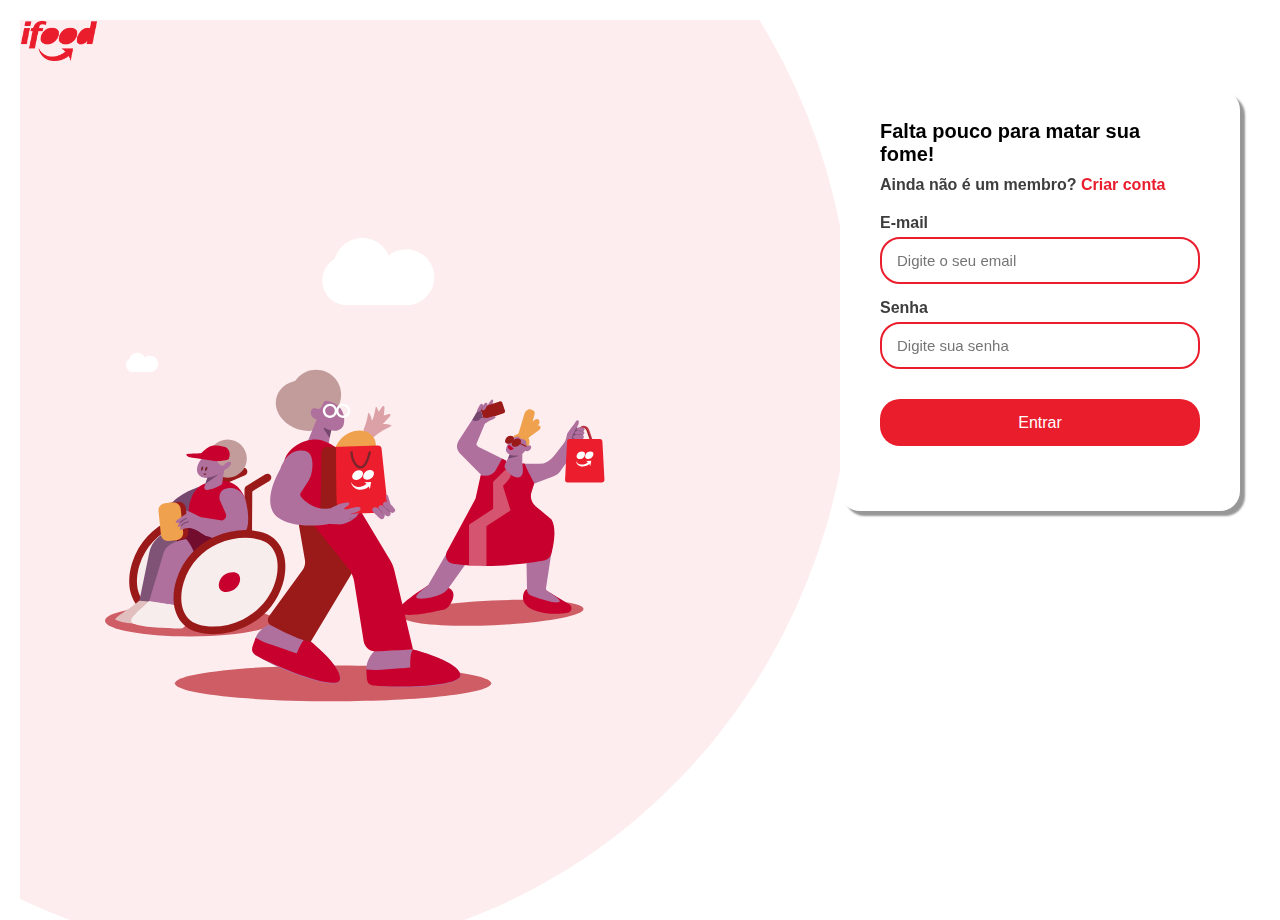
<file: Desktop/ifoooood/index.html>
<!DOCTYPE html>
<html lang="en">

<head>
    <meta charset="UTF-8">
    <meta name="viewport" content="width=device-width, initial-scale=1.0">
    <link rel="shortcut icon" href="assets/apple-icon-60x60.png" type="image/x-icon">
    <title>Ifood</title>
    <link rel="stylesheet" href="styleIndex.css">
</head>

<body>
    <header class="header-transparente">
        <img src="assets/ifood-43 - Copia.png" alt="Logo do Ifood" class="logo" />
    </header>

    <div class="form-box">
        <h2>Falta pouco para matar sua fome!</h2>
        <p>Ainda não é um membro? <a href="criarConta.html"> Criar conta </a> </p>
        <form action="mainPage.html">

            <div class="input-group">
                <label for="email">E-mail</label>
                <input type="email" id="email" placeholder="Digite o seu email" required>
            </div>

            <div class="input-group w50">
                <label for="senha">Senha</label>
                <input type="password" id="senha" placeholder="Digite sua senha" required>
            </div>

            <div class="input-group">
                <button>Entrar</button>
            </div>

        </form>
    </div>

    <div class="authentication authentication--landing">
        <div class="authentication__wrapper">
            <div class="authentication__illustration">
                <div><svg xmlns="http://www.w3.org/2000/svg" width="584" height="542" viewBox="0 0 584 542" fill="none"
                        class="injected-svg" data-src="/static/images/illustrations/people-buying.svg"
                        xmlns:xlink="http://www.w3.org/1999/xlink">
                        <path
                            d="M454.059 452.228C512.31 449.75 559.257 441.277 558.917 433.303C558.578 425.33 511.082 420.875 452.831 423.353C394.58 425.832 347.634 434.305 347.973 442.278C348.312 450.252 395.809 454.706 454.059 452.228Z"
                            fill="#BB202B" fill-opacity="0.7"></path>
                        <path fill-rule="evenodd" clip-rule="evenodd"
                            d="M488.901 228.395C488.901 228.395 476.993 227.726 476.725 233.747C476.725 233.747 485.556 230.535 489.436 234.014L488.901 228.395Z"
                            fill="#EFA14D"></path>
                        <path
                            d="M514.59 411.298L542.153 427.755C546.435 430.297 545.364 436.854 540.414 437.79C523.823 441.001 495.457 438.191 489.436 425.481C486.091 418.389 490.239 410.361 492.781 410.361L514.59 411.298Z"
                            fill="#C8002D"></path>
                        <path
                            d="M377.179 405.812C377.179 405.812 333.56 433.107 343.06 438.058C355.503 444.48 392.833 434.579 392.833 434.579L393.904 434.445C397.249 434.044 400.192 432.304 402.065 429.628C406.748 422.938 412.903 410.361 395.777 406.749L377.179 405.812Z"
                            fill="#C8002D"></path>
                        <path
                            d="M516.865 412.636C515.527 411.833 514.858 410.361 515.126 408.89L524.625 346.272C525.562 338.779 519.273 342.124 514.858 335.969L495.19 306.667C491.309 301.181 489.57 293.287 484.084 297.167L480.07 300.111L439.262 299.041L377.179 405.812C377.179 405.812 356.306 420.262 366.208 421.199C373.7 422.002 387.883 419.058 394.974 414.777C397.249 413.439 399.256 411.565 400.861 409.425L433.508 363.933C434.445 362.595 435.515 361.391 436.72 360.187L472.444 324.998C473.38 323.526 473.782 317.371 474.852 318.709L489.57 339.18C491.309 341.722 492.112 344.8 491.711 347.877L492.915 411.164C492.915 413.974 494.788 416.516 497.464 417.586C505.225 420.53 521.414 426.283 528.773 425.614C536.667 424.812 522.618 415.981 516.865 412.636Z"
                            fill="#AF709E"></path>
                        <path
                            d="M569.047 238.162L564.364 224.515C563.294 221.437 560.751 219.43 558.075 219.832C556.47 220.099 554.998 221.17 554.195 222.775C553.392 224.381 553.125 226.522 553.526 228.529L555.266 228.127C554.998 226.655 555.132 225.184 555.801 223.979C556.336 222.775 557.406 222.106 558.343 221.972C560.082 221.705 561.822 223.043 562.625 225.317L567.308 238.965C567.441 239.366 567.843 239.634 568.244 239.634C568.378 239.634 568.378 239.634 568.512 239.5C569.047 239.232 569.181 238.697 569.047 238.162Z"
                            fill="#9A1919"></path>
                        <path fill-rule="evenodd" clip-rule="evenodd"
                            d="M551.653 232.676C553.66 228.796 552.188 224.381 552.188 223.31C552.188 221.972 551.653 223.712 551.251 221.972C551.251 220.902 552.456 219.029 552.857 217.958C554.998 212.339 551.251 211.268 549.512 215.015C547.906 218.226 540.28 226.388 539.477 230L538.54 234.282C538.005 236.423 537.069 238.43 535.731 240.169L524.358 254.619C521.013 258.901 516.33 262.112 511.112 263.584H483.281L486.359 292.484L524.09 278.302C527.301 277.098 529.977 274.957 531.984 272.147L557.54 236.289L551.653 232.676Z"
                            fill="#AF709E"></path>
                        <path fill-rule="evenodd" clip-rule="evenodd"
                            d="M550.984 221.437C549.245 224.113 547.505 227.726 546.167 230.669C544.026 235.352 547.907 243.514 549.78 243.246C549.78 243.246 557.808 236.289 558.744 233.078C558.477 227.86 550.984 224.247 550.984 221.437Z"
                            fill="#77486F"></path>
                        <path
                            d="M570.251 237.895L565.568 224.247C564.498 221.17 561.955 219.163 559.279 219.564C557.674 219.832 556.202 220.902 555.399 222.508C554.596 224.113 554.329 226.254 554.73 228.261L556.47 227.86C556.202 226.388 556.336 224.916 557.005 223.712C557.54 222.508 558.61 221.839 559.547 221.705C561.286 221.437 563.026 222.775 563.829 225.05L568.512 238.697C568.645 239.099 569.047 239.366 569.448 239.366C569.582 239.366 569.582 239.366 569.716 239.232C570.251 238.965 570.385 238.296 570.251 237.895Z"
                            fill="#C13547"></path>
                        <path
                            d="M555.935 223.444L551.252 237.092C551.118 237.493 550.716 237.761 550.315 237.761C550.181 237.761 550.181 237.761 550.047 237.627C549.646 237.359 549.378 236.824 549.646 236.289L554.329 222.641"
                            fill="#9A1919"></path>
                        <path
                            d="M559.413 221.571C557.674 221.303 555.935 222.641 555.132 224.916L550.449 238.563C550.315 238.965 549.914 239.232 549.512 239.232C549.378 239.232 549.378 239.232 549.245 239.099C548.843 238.831 548.576 238.296 548.843 237.761L553.526 224.113C554.597 221.036 557.139 219.029 559.815 219.43"
                            fill="#C13547"></path>
                        <path fill-rule="evenodd" clip-rule="evenodd"
                            d="M558.075 229.867C558.878 230.402 560.35 233.613 557.808 234.55C556.068 235.085 549.111 234.817 549.111 234.817C549.111 234.817 545.9 234.817 546.836 232.007C547.639 229.733 551.787 229.867 551.787 229.867L556.871 230"
                            fill="#AF709E"></path>
                        <path fill-rule="evenodd" clip-rule="evenodd"
                            d="M550.315 229.733C550.315 229.733 558.075 230.536 559.28 229.198C560.082 228.261 560.082 226.522 559.012 225.986C557.406 225.184 552.188 225.05 552.188 225.05H552.322C550.984 225.05 549.646 225.585 548.977 226.388C548.174 227.324 548.174 228.662 550.315 229.733Z"
                            fill="#AF709E"></path>
                        <path fill-rule="evenodd" clip-rule="evenodd"
                            d="M552.456 225.05C552.456 225.05 557.406 226.655 558.878 225.719C559.948 225.05 560.35 222.909 559.547 222.106C558.343 220.902 554.864 221.036 553.125 221.036C551.92 221.17 548.843 223.578 552.456 225.05Z"
                            fill="#AF709E"></path>
                        <path fill-rule="evenodd" clip-rule="evenodd"
                            d="M558.443 229.854C558.45 229.984 558.351 230.094 558.221 230.101C556.942 230.168 554.962 230.168 553.306 230.151C552.478 230.143 551.728 230.13 551.186 230.12C550.915 230.115 550.696 230.11 550.545 230.107L550.37 230.103L550.31 230.101L550.315 229.867L550.321 229.632L550.381 229.634L550.555 229.638C550.706 229.641 550.925 229.646 551.195 229.651C551.736 229.661 552.484 229.674 553.311 229.682C554.967 229.699 556.934 229.699 558.197 229.632C558.326 229.625 558.437 229.725 558.443 229.854ZM550.08 229.861C550.084 229.731 550.191 229.629 550.321 229.632L550.315 229.867L550.31 230.101C550.181 230.098 550.077 229.99 550.08 229.861Z"
                            fill="#89567E"></path>
                        <path fill-rule="evenodd" clip-rule="evenodd"
                            d="M551.424 224.863C551.454 224.736 551.58 224.658 551.706 224.687L551.653 224.916L551.6 225.144C551.473 225.115 551.395 224.989 551.424 224.863ZM551.653 224.916L551.6 225.144L551.603 225.145L551.612 225.147L551.647 225.155C551.677 225.162 551.722 225.172 551.781 225.185C551.897 225.211 552.067 225.248 552.281 225.292C552.707 225.38 553.308 225.498 554.006 225.616C555.398 225.85 557.186 226.087 558.744 226.087C558.874 226.087 558.979 225.982 558.979 225.853C558.979 225.723 558.874 225.618 558.744 225.618C557.225 225.618 555.468 225.386 554.084 225.153C553.393 225.036 552.798 224.92 552.376 224.833C552.165 224.789 551.997 224.753 551.882 224.727C551.825 224.714 551.78 224.704 551.751 224.698L551.717 224.69L551.709 224.688L551.706 224.687L551.653 224.916Z"
                            fill="#89567E"></path>
                        <path fill-rule="evenodd" clip-rule="evenodd"
                            d="M580.42 285.527H540.146C538.54 285.527 537.336 284.323 537.336 282.717L539.745 237.493C539.745 235.887 540.949 234.683 542.554 234.683H578.145C579.75 234.683 580.955 235.887 580.955 237.493L583.363 282.717C583.229 284.189 582.025 285.527 580.42 285.527Z"
                            fill="#EC1D2C"></path>
                        <path fill-rule="evenodd" clip-rule="evenodd"
                            d="M510.978 263.45C494.788 268.133 465.888 263.985 450.367 254.218C440.064 262.246 440.466 277.9 433.241 304.259C430.832 312.822 472.444 314.16 494.922 309.209C497.866 289.675 507.231 276.027 510.978 263.45Z"
                            fill="#AF709E"></path>
                        <path fill-rule="evenodd" clip-rule="evenodd"
                            d="M450.902 197.487C450.902 197.353 451.839 195.213 452.642 193.473C454.782 188.255 452.24 186.382 448.895 192.135L444.881 198.825"
                            fill="#AF709E"></path>
                        <path fill-rule="evenodd" clip-rule="evenodd"
                            d="M441.135 197.487C438.86 198.156 438.325 199.628 438.86 200.966L441.938 210.6C442.339 211.938 443.677 212.071 445.015 211.67L465.62 204.846C466.958 204.445 467.627 202.973 467.092 201.635L464.148 192.67C463.747 191.332 462.275 190.53 460.937 190.931L441.135 197.487Z"
                            fill="#9A1919"></path>
                        <path fill-rule="evenodd" clip-rule="evenodd"
                            d="M438.325 211.001C441.67 209.128 445.55 210.198 446.487 210.198C448.628 210.064 452.642 208.593 453.98 208.325C455.184 208.057 456.522 208.593 456.12 209.663C455.853 210.6 451.437 212.473 448.092 214.078C446.621 214.881 443.945 216.487 443.276 217.959L434.311 239.366C433.508 240.972 433.508 240.972 435.917 243.782L468.43 259.971C470.035 260.373 460.937 282.316 441.804 279.238L416.382 253.549C411.432 248.866 408.22 242.711 414.91 233.881L434.445 203.91L438.325 211.001Z"
                            fill="#AF709E"></path>
                        <path fill-rule="evenodd" clip-rule="evenodd"
                            d="M441.67 209.931C440.867 210.332 437.924 211.135 436.72 212.473C434.98 214.48 429.093 213.543 428.959 212.606L437.79 197.22L441.67 209.931Z"
                            fill="#77486F"></path>
                        <path fill-rule="evenodd" clip-rule="evenodd"
                            d="M441.67 195.748C441.536 194.811 440.064 192.135 438.057 194.677C437.121 195.882 434.98 200.297 434.98 200.297C434.98 200.297 433.91 202.839 436.318 203.107C438.325 203.24 439.797 199.896 439.797 199.896L441.67 195.748Z"
                            fill="#AF709E"></path>
                        <path fill-rule="evenodd" clip-rule="evenodd"
                            d="M440.065 198.825C440.065 198.825 443.008 192.67 444.48 192.403C445.55 192.269 446.888 193.072 446.888 194.008C446.888 195.614 444.48 199.494 444.48 199.494V199.36C443.945 200.297 442.874 201.1 441.938 201.234C441.001 201.501 439.931 200.966 440.065 198.825Z"
                            fill="#AF709E"></path>
                        <path fill-rule="evenodd" clip-rule="evenodd"
                            d="M441.766 195.567C441.866 195.62 441.904 195.744 441.851 195.844C441.321 196.838 440.89 197.866 440.59 198.648C440.441 199.038 440.325 199.366 440.246 199.596C440.206 199.711 440.176 199.802 440.156 199.863L440.134 199.933L440.128 199.951L440.127 199.955L440.126 199.957L439.931 199.896M439.931 199.896L439.735 199.834L439.735 199.833L439.737 199.828L439.743 199.809L439.767 199.736C439.787 199.673 439.818 199.58 439.858 199.463C439.938 199.229 440.056 198.897 440.207 198.501C440.51 197.71 440.948 196.665 441.489 195.651C441.542 195.551 441.667 195.514 441.766 195.567"
                            fill="#89567E"></path>
                        <path fill-rule="evenodd" clip-rule="evenodd"
                            d="M521.281 328.61L502.95 313.223C498.133 309.209 496.26 302.787 498.133 296.9L501.345 286.597L498 280.041H498.133L494.655 273.752L489.972 263.45H487.162C487.162 263.45 491.577 280.71 481.409 279.64C471.775 278.569 466.022 267.732 466.691 265.992L469.099 260.506L463.747 257.964L455.987 271.879C448.895 281.111 438.86 276.83 438.86 276.83L432.84 304.392L399.39 366.074C396.179 372.095 399.791 379.454 406.481 380.39C449.564 386.813 496.126 379.721 512.985 376.644C517.133 375.841 520.478 372.764 521.414 368.616C524.224 358.046 527.703 337.976 521.281 328.61Z"
                            fill="#C8002D"></path>
                        <path fill-rule="evenodd" clip-rule="evenodd"
                            d="M488.5 233.747C486.626 232.275 486.225 229.465 487.831 227.592C487.831 227.592 501.344 208.994 505.893 211.804C509.238 214.48 506.562 218.092 505.091 219.965L494.788 233.078C493.183 234.951 490.373 235.352 488.5 233.747Z"
                            fill="#EFA14D"></path>
                        <path fill-rule="evenodd" clip-rule="evenodd"
                            d="M487.429 232.275C486.359 230.134 487.296 227.458 489.436 226.388L503.218 219.564C508.168 217.423 511.781 221.17 505.492 225.451L493.317 234.282C491.042 235.352 488.5 234.416 487.429 232.275Z"
                            fill="#EFA14D"></path>
                        <path fill-rule="evenodd" clip-rule="evenodd"
                            d="M474.183 249L468.296 262.514C467.895 263.316 467.359 265.725 468.162 265.992C472.578 267.598 486.225 273.351 487.295 271.077L487.429 250.07"
                            fill="#AF709E"></path>
                        <path fill-rule="evenodd" clip-rule="evenodd"
                            d="M479.803 255.021C488.232 254.887 494.922 244.584 494.788 238.43C494.788 234.014 490.373 232.944 486.359 232.141C475.521 229.867 468.296 241.908 468.296 247.528C468.43 251.81 475.789 255.021 479.803 255.021Z"
                            fill="#AF709E"></path>
                        <path fill-rule="evenodd" clip-rule="evenodd"
                            d="M493.049 249C495.858 249 497.865 246.324 497.865 244.183C497.865 242.711 496.394 242.042 494.922 242.042C491.844 242.042 490.105 244.852 490.105 246.859C490.105 248.465 491.577 249.134 493.049 249Z"
                            fill="#AF709E"></path>
                        <path fill-rule="evenodd" clip-rule="evenodd"
                            d="M487.295 235.085C485.021 234.282 481.944 231.472 482.746 229.198L490.105 204.846C490.908 202.572 493.985 198.691 497.866 200.297C503.485 202.705 502.013 205.248 501.211 207.656L494.654 233.078C492.246 235.62 487.295 235.085 487.295 235.085Z"
                            fill="#EFA14D"></path>
                        <path fill-rule="evenodd" clip-rule="evenodd"
                            d="M472.845 252.88C474.585 254.352 477.796 253.95 481.81 254.084C482.211 254.084 482.345 254.753 481.944 254.887L471.507 257.563C471.24 257.697 470.972 257.295 471.106 257.028L472.578 253.147C472.444 253.014 472.711 252.88 472.845 252.88Z"
                            fill="#77486F"></path>
                        <path fill-rule="evenodd" clip-rule="evenodd"
                            d="M486.894 234.014C486.894 234.014 494.521 236.289 491.845 243.38C491.845 243.38 492.514 242.176 495.056 242.176C495.056 242.176 497.732 236.556 493.183 232.275L486.894 234.014Z"
                            fill="#EFA14D"></path>
                        <path fill-rule="evenodd" clip-rule="evenodd"
                            d="M475.981 237.044C476.082 236.707 476.436 236.515 476.773 236.615L481.724 238.087C481.753 238.096 481.781 238.106 481.809 238.119L491.977 242.802C492.297 242.949 492.436 243.327 492.289 243.647C492.142 243.966 491.764 244.106 491.445 243.959L481.317 239.295L476.41 237.836C476.073 237.736 475.881 237.381 475.981 237.044Z"
                            fill="#9A1919"></path>
                        <path fill-rule="evenodd" clip-rule="evenodd"
                            d="M471.24 240.303C475.12 240.303 477.662 236.824 477.662 233.881C477.662 231.874 475.655 230.937 473.782 230.937C469.634 230.937 467.359 234.817 467.359 237.359C467.359 239.5 469.366 240.303 471.24 240.303Z"
                            fill="#9A1919"></path>
                        <path fill-rule="evenodd" clip-rule="evenodd"
                            d="M479.134 243.915C483.282 243.915 485.958 240.169 485.958 237.225C485.958 235.085 483.817 234.148 481.81 234.148C477.394 234.148 474.986 238.162 474.986 240.838C475.12 242.979 477.261 243.915 479.134 243.915Z"
                            fill="#9A1919"></path>
                        <path fill-rule="evenodd" clip-rule="evenodd"
                            d="M477.662 246.056C477.662 246.056 475.521 243.782 473.514 242.577C470.705 240.838 470.303 244.317 470.303 244.317C470.303 244.317 470.303 244.317 470.437 244.317C470.705 245.12 472.578 250.07 477.395 246.19C477.528 246.19 477.662 246.056 477.662 246.056Z"
                            fill="#C8002D"></path>
                        <path fill-rule="evenodd" clip-rule="evenodd"
                            d="M554.596 258.232C558.209 258.232 560.751 254.887 560.617 252.211C560.617 250.338 558.744 249.401 556.871 249.535C552.857 249.535 550.716 253.147 550.85 255.556C550.984 257.429 552.857 258.232 554.596 258.232ZM570.518 252.077C570.518 254.753 568.11 258.098 564.497 258.098C562.758 258.098 560.885 257.295 560.751 255.422C560.751 253.014 562.892 249.401 566.772 249.401C568.645 249.267 570.518 250.07 570.518 252.077ZM557.54 266.929C560.751 267.063 563.695 266.126 565.835 264.119L566.772 266.661L567.976 260.239L561.955 260.373L564.096 261.844C562.357 263.584 559.012 264.922 556.202 264.654C553.392 264.387 551.117 262.647 550.181 260.64H550.047C550.582 263.718 553.392 266.795 557.54 266.929Z"
                            fill="white"></path>
                        <path opacity="0.42" fill-rule="evenodd" clip-rule="evenodd"
                            d="M425.213 380.792V335.835C425.213 335.3 425.48 334.765 425.882 334.497L452.642 316.97C453.043 316.702 453.311 316.167 453.311 315.632V285.527C453.311 285.126 453.444 284.724 453.712 284.457L466.824 271.478C467.493 270.809 468.564 270.943 469.233 271.612C470.035 272.816 471.507 274.555 473.38 276.027C473.916 276.429 474.183 277.098 473.916 277.633C472.979 281.245 467.359 286.865 465.486 288.872C465.085 289.273 464.951 289.942 465.085 290.477L473.38 317.103C473.648 317.772 473.38 318.441 472.711 318.843L446.219 336.237C445.818 336.504 445.55 337.04 445.55 337.575V382.264C445.55 383.2 444.747 383.869 443.811 383.869L426.551 382.397C425.882 382.397 425.213 381.595 425.213 380.792Z"
                            fill="#E6C7CB"></path>
                        <path
                            d="M98.8774 465.486C153.486 465.486 197.755 457.28 197.755 447.156C197.755 437.032 153.486 428.825 98.8774 428.825C44.2689 428.825 0 437.032 0 447.156C0 457.28 44.2689 465.486 98.8774 465.486Z"
                            fill="#BB202B" fill-opacity="0.7"></path>
                        <path fill-rule="evenodd" clip-rule="evenodd"
                            d="M151.327 383.735C137.545 428.023 88.441 446.219 55.9279 436.184C32.3793 428.826 29.1681 403.002 35.8581 381.327C50.9773 333.025 101.955 319.779 131.257 328.878C154.671 336.103 158.016 362.327 151.327 383.735Z"
                            fill="#F8EDED"></path>
                        <path fill-rule="evenodd" clip-rule="evenodd"
                            d="M80.0891 337.7C62.8215 345.45 47.3003 359.907 40.1729 382.668C37.0119 392.915 36.2937 403.857 38.8949 412.872C41.4386 421.687 47.1263 428.697 57.268 431.869C72.2637 436.495 91.4772 434.675 108.667 426.271C125.78 417.905 140.543 403.182 147.012 382.393L147.014 382.388C150.166 372.301 150.862 361.322 148.24 352.242C145.671 343.346 139.968 336.294 129.925 333.195L129.917 333.193C116.425 329.004 97.4896 329.89 80.0891 337.7ZM132.593 324.561C116.783 319.654 95.5808 320.842 76.3889 329.455C57.0647 338.128 39.5392 354.442 31.5461 379.977L31.5461 379.977L31.5408 379.994C28.0141 391.421 26.9941 404.224 30.2124 415.377C33.4883 426.73 41.1782 436.309 54.5803 440.497L54.5955 440.502C72.1119 445.908 93.7035 443.646 112.636 434.39C131.648 425.095 148.326 408.578 155.639 385.083C159.177 373.762 160.154 360.925 156.922 349.734C153.637 338.36 145.962 328.688 132.593 324.561Z"
                            fill="#9A1919"></path>
                        <path fill-rule="evenodd" clip-rule="evenodd"
                            d="M109.581 290.879C109.581 290.879 70.3783 302.519 71.5825 327.004C71.5825 327.004 68.1037 370.891 116.539 339.715L109.581 290.879Z"
                            fill="#77486F"></path>
                        <path fill-rule="evenodd" clip-rule="evenodd"
                            d="M193.587 277.559C194.884 279.691 194.207 282.47 192.075 283.767L172.018 295.971L171.633 354.998C171.617 357.493 169.581 359.503 167.085 359.487C164.59 359.471 162.58 357.434 162.597 354.939L162.998 293.392C163.008 291.825 163.829 290.375 165.168 289.561L187.378 276.047C189.51 274.75 192.29 275.427 193.587 277.559Z"
                            fill="#9A1919"></path>
                        <path fill-rule="evenodd" clip-rule="evenodd"
                            d="M165.916 271.17C166.899 273.464 165.836 276.12 163.543 277.103L141.91 286.374L141.528 344.963C141.512 347.458 139.476 349.468 136.981 349.452C134.485 349.436 132.476 347.399 132.492 344.904L132.893 283.357C132.905 281.56 133.98 279.941 135.632 279.233L159.983 268.797C162.277 267.814 164.933 268.876 165.916 271.17Z"
                            fill="#9A1919"></path>
                        <path fill-rule="evenodd" clip-rule="evenodd"
                            d="M124.433 351.49L80.413 358.313C74.1244 359.25 69.0401 364.067 67.7021 370.355L56.0616 426.818"
                            fill="#AF709E"></path>
                        <path
                            d="M72.1176 430.163L40.1396 423.607L51.7801 367.144C54.4561 354.3 64.8924 344.265 78.0047 342.258L122.025 335.434L126.975 367.679L83.6243 374.369L72.1176 430.163Z"
                            fill="#7F5376"></path>
                        <path fill-rule="evenodd" clip-rule="evenodd"
                            d="M76.9343 340.518C76.9343 340.518 85.3637 346.941 88.5748 376.376L135.94 347.476L131.524 332.624L76.9343 340.518Z"
                            fill="#720D2E"></path>
                        <path
                            d="M40.1396 423.607L70.9134 426.283C70.9134 426.283 74.7936 434.177 75.5964 441.67C76.1315 447.156 71.7162 451.705 66.2304 451.705C52.4491 451.571 22.0768 451.437 12.4433 445.952C10.1687 444.748 22.2106 437.121 24.8866 435.248C27.4287 433.508 40.1396 423.607 40.1396 423.607Z"
                            fill="#E2BFBF"></path>
                        <path
                            d="M91.6523 430.565L51.6464 424.009L67.7023 370.222C70.3783 357.377 83.892 353.229 96.8705 351.222L140.89 344.398L145.841 376.644L102.49 383.334L91.6523 430.565Z"
                            fill="#AF709E"></path>
                        <path
                            d="M51.6464 424.143L91.6522 430.699C91.6522 430.699 95.5324 438.593 96.3352 446.086C96.8704 451.571 92.455 456.121 86.9693 456.121C73.7232 455.987 46.1606 455.184 34.6539 450.902C31.8441 449.832 26.626 447.29 35.5905 439.128C51.6464 424.143 51.6464 424.143 51.6464 424.143Z"
                            fill="#F8EDED"></path>
                        <path fill-rule="evenodd" clip-rule="evenodd"
                            d="M92.3212 349.617C92.3212 349.617 105.3 357.778 108.511 387.214L155.876 358.313L151.46 343.462L92.3212 349.617Z"
                            fill="#720D2E"></path>
                        <path fill-rule="evenodd" clip-rule="evenodd"
                            d="M145.573 354.701C131.257 332.892 95.7999 340.652 97.9407 316.434C99.1449 302.653 106.102 289.407 118.412 286.196C138.749 280.978 154.404 281.781 163.904 304.526C169.256 316.97 162.164 379.989 145.573 354.701Z"
                            fill="#C8002D"></path>
                        <path fill-rule="evenodd" clip-rule="evenodd"
                            d="M89.7792 352.293L80.547 353.229C75.9979 353.764 71.8501 350.419 71.3149 345.736L68.5051 318.441C67.9699 313.892 71.3149 309.745 75.9979 309.209L85.23 308.273C89.7792 307.738 93.9269 311.083 94.4621 315.765L97.2719 343.061C97.8071 347.61 94.4621 351.757 89.7792 352.293Z"
                            fill="#9A1919"></path>
                        <path fill-rule="evenodd" clip-rule="evenodd"
                            d="M83.7581 352.962L74.526 353.898C69.9768 354.433 65.8291 351.088 65.2939 346.405L62.4841 319.11C61.9489 314.561 65.2939 310.413 69.9768 309.878L79.2089 308.942C83.7581 308.407 87.9059 311.751 88.4411 316.434L91.2509 343.729C91.786 348.279 88.4411 352.426 83.7581 352.962Z"
                            fill="#EFA14D"></path>
                        <path
                            d="M159.756 358.447C158.418 358.581 157.08 358.581 155.876 358.313C155.876 358.313 123.63 351.49 114.532 345.736C103.962 338.913 103.828 337.173 105.166 330.082C106.638 323.124 103.694 324.462 110.652 325.934L134.869 329.814C139.285 330.483 142.763 325.934 141.024 321.786L133.799 305.597C132.996 298.505 136.073 293.02 143.165 292.217C150.256 291.414 158.418 293.02 163.904 304.526C163.904 304.526 172.199 334.765 162.699 344.666C159.89 347.61 170.058 352.56 167.115 355.236C165.108 357.109 162.566 358.18 159.756 358.447Z"
                            fill="#AF709E"></path>
                        <path
                            d="M119.75 335.568C122.961 343.06 124.701 344.131 119.884 347.743C116.673 350.152 104.631 334.363 91.3846 339.849C86.5678 342.258 86.7016 339.715 88.8424 336.37C83.6242 338.779 84.2932 336.237 87.2368 332.624C82.42 333.561 81.2159 331.955 83.6242 329.948C84.8284 328.878 92.7226 323.66 94.7295 322.455C95.6661 321.92 94.5957 320.181 95.1309 318.441C95.1309 318.308 95.2647 318.308 95.3985 318.308C100.884 320.315 110.652 325.667 110.652 325.667C115.067 330.082 119.215 334.23 119.75 335.568Z"
                            fill="#AF709E"></path>
                        <path fill-rule="evenodd" clip-rule="evenodd"
                            d="M98.0456 331.33C98.0953 331.609 97.9089 331.876 97.6293 331.926C94.7144 332.444 92.6158 333.641 91.2484 334.703C90.5642 335.234 90.0632 335.731 89.7356 336.093C89.5718 336.273 89.4516 336.42 89.3736 336.519C89.3346 336.569 89.3063 336.607 89.2883 336.631L89.2692 336.657L89.2657 336.662L89.2655 336.663L89.2655 336.663C89.1042 336.896 88.7841 336.955 88.5504 336.794C88.3166 336.633 88.2578 336.312 88.419 336.078L88.8424 336.37C88.419 336.078 88.4192 336.078 88.4193 336.078L88.4197 336.078L88.4206 336.076L88.4231 336.073L88.4312 336.061C88.4379 336.052 88.4473 336.039 88.4594 336.022C88.4836 335.989 88.5186 335.943 88.5646 335.884C88.6565 335.767 88.7924 335.602 88.9736 335.402C89.3358 335.002 89.8802 334.463 90.6176 333.89C92.0934 332.744 94.3433 331.466 97.4493 330.914C97.7289 330.864 97.9959 331.05 98.0456 331.33Z"
                            fill="#77486F"></path>
                        <path fill-rule="evenodd" clip-rule="evenodd"
                            d="M96.1587 327.392C96.2403 327.664 96.086 327.951 95.8139 328.032C93.2146 328.812 91.1295 330.114 89.692 331.225C88.9742 331.779 88.4206 332.284 88.048 332.649C87.8618 332.831 87.7211 332.978 87.6279 333.078C87.5813 333.128 87.5466 333.166 87.5241 333.191L87.4996 333.219L87.4942 333.225C87.4941 333.226 87.4934 333.226 87.4933 333.226C87.4934 333.226 87.4935 333.226 87.103 332.892L86.7126 332.557C86.5277 332.773 86.5527 333.097 86.7683 333.282C86.9839 333.467 87.3084 333.442 87.4933 333.226M87.103 332.892C86.7126 332.557 86.7124 332.557 86.7126 332.557L86.7139 332.555L86.7165 332.552L86.7252 332.542L86.7566 332.507C86.7838 332.476 86.8233 332.433 86.875 332.377C86.9783 332.266 87.1303 332.108 87.3288 331.914C87.7256 331.525 88.3092 330.993 89.0632 330.411C90.5692 329.247 92.7657 327.873 95.5184 327.047C95.7904 326.965 96.0771 327.12 96.1587 327.392"
                            fill="#77486F"></path>
                        <path
                            d="M143.299 280.041C155.639 280.041 165.643 270.037 165.643 257.697C165.643 245.356 155.639 235.352 143.299 235.352C130.958 235.352 120.954 245.356 120.954 257.697C120.954 270.037 130.958 280.041 143.299 280.041Z"
                            fill="#C29B9B"></path>
                        <path fill-rule="evenodd" clip-rule="evenodd"
                            d="M144.102 259.035C142.764 258.5 142.362 260.506 140.489 261.042C140.355 257.697 138.883 254.619 135.405 253.014C127.912 249.803 114.131 251.81 108.912 264.119C106.504 269.605 106.638 276.429 112.659 279.105C120.018 282.316 131.524 279.907 137.412 271.344C140.489 272.415 153.066 262.38 144.102 259.035Z"
                            fill="#AF709E"></path>
                        <path fill-rule="evenodd" clip-rule="evenodd"
                            d="M137.545 261.844C138.616 262.112 143.566 259.971 144.101 259.035C147.179 253.549 145.975 245.521 139.285 243.915C124.968 240.303 121.222 242.444 112.659 251.141C108.377 251.943 105.835 251.542 98.0746 252.077C91.6522 252.479 96.8704 255.422 97.807 255.69C107.173 257.563 130.186 260.373 137.545 261.844Z"
                            fill="#C8002D"></path>
                        <path fill-rule="evenodd" clip-rule="evenodd"
                            d="M130.588 260.507C130.588 260.507 140.623 261.042 147.313 256.894C148.517 257.831 147.848 262.781 147.848 262.781C147.848 262.781 144.77 258.098 138.616 265.591C138.616 265.591 135.806 267.999 130.588 260.507Z"
                            fill="#C29B9B"></path>
                        <path fill-rule="evenodd" clip-rule="evenodd"
                            d="M120.285 278.168L116.137 290.477C115.468 292.484 117.074 294.491 119.215 294.224C123.63 293.689 130.588 292.217 136.743 287.4L139.418 269.471L120.285 278.168Z"
                            fill="#AF709E"></path>
                        <path fill-rule="evenodd" clip-rule="evenodd"
                            d="M132.996 275.893C132.996 275.893 123.363 279.907 119.616 280.041L117.074 287.4L132.996 275.893Z"
                            fill="#77486F"></path>
                        <path fill-rule="evenodd" clip-rule="evenodd"
                            d="M203.107 403.27C189.325 447.557 140.221 465.754 107.708 455.719C84.1594 448.36 80.9483 422.537 87.6382 400.862C102.757 352.56 153.735 339.314 183.037 348.412C206.452 355.638 209.797 381.862 203.107 403.27Z"
                            fill="#F8EDED"></path>
                        <path fill-rule="evenodd" clip-rule="evenodd"
                            d="M131.869 357.234C114.602 364.984 99.0805 379.442 91.9531 402.203C88.7921 412.449 88.0739 423.392 90.6751 432.406C93.2188 441.222 98.9065 448.232 109.048 451.404C124.044 456.03 143.257 454.21 160.447 445.806C177.56 437.44 192.323 422.717 198.792 401.927L198.794 401.922C201.946 391.835 202.642 380.856 200.02 371.776C197.451 362.881 191.748 355.829 181.705 352.73L181.697 352.728C168.205 348.538 149.27 349.425 131.869 357.234ZM184.373 344.096C168.563 339.188 147.361 340.376 128.169 348.99C108.845 357.663 91.3193 373.976 83.3263 399.512L83.3262 399.512L83.3209 399.529C79.7943 410.955 78.7742 423.759 81.9925 434.912C85.2684 446.264 92.9584 455.844 106.36 460.032L106.376 460.037C123.892 465.443 145.484 463.181 164.416 453.925C183.428 444.63 200.107 428.113 207.42 404.618C210.957 393.297 211.934 380.459 208.702 369.269C205.418 357.895 197.742 348.223 184.373 344.096Z"
                            fill="#9A1919"></path>
                        <path fill-rule="evenodd" clip-rule="evenodd"
                            d="M157.214 402.2C154.404 411.298 144.369 415.044 137.679 412.903C132.862 411.432 132.193 406.08 133.531 401.664C136.609 391.763 147.045 389.087 153.066 390.96C157.883 392.566 158.552 397.918 157.214 402.2Z"
                            fill="#C8002D"></path>
                        <path
                            d="M114.438 269.701C114.951 268.474 114.925 267.294 114.38 267.066C113.835 266.838 112.976 267.648 112.463 268.875C111.95 270.102 111.976 271.281 112.521 271.51C113.067 271.738 113.925 270.928 114.438 269.701Z"
                            fill="#78252B"></path>
                        <path
                            d="M119.272 270.103C119.842 268.74 119.807 267.426 119.194 267.17C118.58 266.913 117.621 267.81 117.05 269.174C116.48 270.537 116.515 271.85 117.129 272.107C117.742 272.364 118.702 271.467 119.272 270.103Z"
                            fill="#78252B"></path>
                        <path fill-rule="evenodd" clip-rule="evenodd"
                            d="M115.116 275.893C115.116 275.477 115.454 275.14 115.87 275.14H117.475C117.891 275.14 118.228 275.477 118.228 275.893C118.228 276.309 117.891 276.646 117.475 276.646H115.87C115.454 276.646 115.116 276.309 115.116 275.893Z"
                            fill="#78252B"></path>
                        <path
                            d="M266.394 541.217C368.443 541.217 451.17 531.812 451.17 520.21C451.17 508.609 368.443 499.204 266.394 499.204C164.344 499.204 81.6173 508.609 81.6173 520.21C81.6173 531.812 164.344 541.217 266.394 541.217Z"
                            fill="#BB202B" fill-opacity="0.7"></path>
                        <path
                            d="M358.849 480.472C358.849 480.472 412.77 494.119 415.312 510.175C417.453 523.823 354.434 526.633 325.399 523.823C314.963 522.752 306.4 514.323 305.329 503.887C304.527 495.056 311.752 484.352 315.23 482.747L358.849 480.472Z"
                            fill="#AF709E"></path>
                        <path
                            d="M234.416 466.557C234.416 466.557 278.569 500.408 274.555 516.196C271.21 529.576 212.071 507.365 186.516 493.317C177.284 488.232 172.868 477.127 175.946 467.092C178.622 458.663 189.459 451.705 193.339 451.571L234.416 466.557Z"
                            fill="#AF709E"></path>
                        <path fill-rule="evenodd" clip-rule="evenodd"
                            d="M235.352 467.092C230.134 468.564 224.113 485.021 224.113 485.021C218.761 483.549 184.643 471.507 184.643 471.507L175.946 466.958C172.735 476.993 167.784 482.88 177.016 487.965C202.572 502.014 270.943 529.442 274.288 515.929C277.901 501.612 242.176 472.444 235.352 467.092Z"
                            fill="#C8002D"></path>
                        <path fill-rule="evenodd" clip-rule="evenodd"
                            d="M359.919 480.74C355.638 484.218 356.708 501.612 356.708 501.612C351.222 502.281 315.097 504.689 315.097 504.689L305.195 503.887C306.266 514.323 303.991 521.682 314.561 522.752C343.596 525.562 417.185 523.823 415.044 510.041C412.636 495.457 368.349 482.88 359.919 480.74Z"
                            fill="#C8002D"></path>
                        <path
                            d="M191.734 441.536L231.472 386.813C233.479 383.468 234.148 379.588 233.479 375.841L222.508 312.688L273.084 303.857L288.337 391.629L240.437 471.374C230.536 471.24 206.452 459.198 194.142 452.642C190.128 450.501 188.924 445.283 191.734 441.536Z"
                            fill="#9A1919"></path>
                        <path
                            d="M302.118 471.106L290.879 400.326C289.809 395.51 287.935 390.96 285.126 386.946L221.973 308.273L285.259 296.632L333.293 376.644C335.3 380.123 336.906 383.735 337.842 387.749L359.785 480.606L315.097 482.88C308.674 483.014 303.188 477.528 302.118 471.106Z"
                            fill="#C8002D"></path>
                        <path fill-rule="evenodd" clip-rule="evenodd"
                            d="M325.35 210.926L326.49 198.213C326.49 198.213 326.044 193.903 323.33 197.659C320.616 201.415 313.077 212.393 311.116 217.864L314.577 226.579L325.35 210.926Z"
                            fill="#DCA1A7"></path>
                        <path fill-rule="evenodd" clip-rule="evenodd"
                            d="M318.391 225.9C318.391 225.9 323.256 210.213 318.866 200.951C314.476 191.538 318.035 201.249 310.441 217.833C310.322 217.683 318.154 223.51 318.391 225.9Z"
                            fill="#DCA1A7"></path>
                        <path fill-rule="evenodd" clip-rule="evenodd"
                            d="M324.22 217.674L332.885 208.262C332.885 208.262 335.126 204.676 330.644 205.871C326.162 207.216 313.463 211.25 308.682 214.387L306.142 223.351L324.22 217.674Z"
                            fill="#DCA1A7"></path>
                        <path fill-rule="evenodd" clip-rule="evenodd"
                            d="M309.622 232.679C309.622 232.679 314.487 216.992 310.097 207.729C305.707 198.317 309.266 208.028 301.672 224.611C301.672 224.611 309.504 230.438 309.622 232.679Z"
                            fill="#DCA1A7"></path>
                        <path fill-rule="evenodd" clip-rule="evenodd"
                            d="M300.843 226.074C300.843 226.074 317.21 215.28 329.798 217.492C342.275 219.802 329.609 218.623 313.257 233.013C313.146 233.113 303.578 225.552 300.843 226.074Z"
                            fill="#DCA1A7"></path>
                        <path
                            d="M275.188 235.106C265.595 245.445 265.414 259.326 274.784 266.11C284.155 272.894 299.528 270.011 309.121 259.671C318.714 249.332 318.895 235.451 309.525 228.667C300.154 221.883 284.781 224.766 275.188 235.106Z"
                            fill="#EFA14D"></path>
                        <path
                            d="M246.592 212.339C262.701 212.339 275.76 199.28 275.76 183.171C275.76 167.062 262.701 154.003 246.592 154.003C230.483 154.003 217.424 167.062 217.424 183.171C217.424 199.28 230.483 212.339 246.592 212.339Z"
                            fill="#C29B9B"></path>
                        <path
                            d="M268.59 205.407C273.031 189.921 261.371 172.991 242.547 167.592C223.723 162.193 204.862 170.37 200.421 185.856C195.979 201.341 207.639 218.272 226.464 223.671C245.288 229.069 264.148 220.892 268.59 205.407Z"
                            fill="#C29B9B"></path>
                        <path fill-rule="evenodd" clip-rule="evenodd"
                            d="M262.38 224.381C249.134 220.367 244.852 210.198 247.796 200.431C256.359 198.959 252.746 189.192 259.436 190.262C278.302 193.339 281.245 209.529 278.703 218.226C276.562 225.184 268.802 226.388 262.38 224.381Z"
                            fill="#AF709E"></path>
                        <path fill-rule="evenodd" clip-rule="evenodd"
                            d="M246.859 199.093C251.81 200.565 253.415 204.445 252.345 208.057C249.134 208.593 250.472 212.339 247.93 211.938C240.838 210.733 239.768 204.712 240.704 201.367C241.641 198.825 244.451 198.424 246.859 199.093Z"
                            fill="#AF709E"></path>
                        <path fill-rule="evenodd" clip-rule="evenodd"
                            d="M264.253 220.902L260.507 245.387C259.971 248.866 256.359 251.007 253.014 249.936L234.416 243.514L247.528 211.001L264.253 220.902Z"
                            fill="#AF709E"></path>
                        <path fill-rule="evenodd" clip-rule="evenodd"
                            d="M253.148 330.082C220.501 320.181 202.438 283.654 209.663 259.704C214.881 242.444 237.895 231.74 253.817 236.557C289.407 247.394 299.843 293.555 293.287 315.096C288.203 332.089 268.936 334.765 253.148 330.082Z"
                            fill="#C8002D"></path>
                        <path
                            d="M329.011 320.582L269.337 322.589C264.788 322.589 255.69 318.977 255.823 314.561L267.999 253.817C268.133 249.535 260.373 244.183 264.654 244.183L318.976 242.31C320.983 242.31 322.723 243.782 322.99 245.789L329.413 306.266L332.089 317.237C332.356 318.977 330.885 320.582 329.011 320.582Z"
                            fill="#EC1D2C"></path>
                        <path
                            d="M269.337 322.589L249.803 326.336C248.465 326.336 251.274 319.913 251.542 314.561C252.345 301.449 252.746 266.661 252.746 250.739C252.746 246.725 256.091 243.514 260.105 243.782L267.999 244.183C269.07 244.183 269.872 244.986 270.006 245.922C270.006 245.922 269.605 269.07 270.541 308.273C270.675 311.885 272.281 315.632 272.415 319.512C272.548 321.117 271.21 322.589 269.337 322.589Z"
                            fill="#9A1919"></path>
                        <path fill-rule="evenodd" clip-rule="evenodd"
                            d="M293.555 282.717C298.238 282.583 301.449 278.302 301.315 274.823C301.181 272.281 298.773 271.21 296.498 271.344C291.28 271.478 288.604 276.161 288.738 279.238C288.738 281.647 291.28 282.717 293.555 282.717ZM314.16 274.422C314.294 277.9 311.083 282.182 306.4 282.316C304.125 282.316 301.583 281.379 301.583 278.837C301.449 275.76 304.259 271.077 309.343 270.943C311.618 270.809 314.026 271.879 314.16 274.422ZM297.301 293.956C301.449 294.09 305.329 292.752 308.139 290.21L309.343 293.421L310.815 285.125L302.921 285.259L305.597 287.132C303.322 289.407 299.041 291.146 295.428 290.879C291.816 290.611 288.872 288.203 287.534 285.661H287.266C288.337 289.808 292.083 293.689 297.301 293.956Z"
                            fill="white"></path>
                        <path fill-rule="evenodd" clip-rule="evenodd"
                            d="M298.506 315.632C299.977 319.512 288.471 321.92 286.196 322.589C286.464 322.857 295.562 320.984 295.696 321.117C298.104 321.92 287.133 335.032 272.682 334.497C272.147 334.497 262.38 334.096 262.38 334.096L249.803 322.322C249.803 322.322 266.26 314.294 267.464 313.758C276.429 309.343 281.647 308.808 284.323 309.075C286.464 309.343 284.858 312.287 283.386 313.089C277.901 316.167 279.105 316.568 279.506 316.836C284.189 317.639 297.034 311.751 298.506 315.632Z"
                            fill="#AF709E"></path>
                        <path
                            d="M204.445 270.274C204.579 270.14 204.579 269.872 204.713 269.739C215.684 240.437 236.021 249.669 236.021 249.669C245.12 253.148 243.247 276.295 237.359 284.055L228.529 297.836C227.726 299.041 227.86 300.646 228.663 301.85C232.543 307.336 246.056 318.441 260.908 315.899C263.049 315.498 264.922 317.237 264.922 319.378C264.922 323.392 263.852 328.61 263.049 331.688C262.647 333.026 261.577 334.096 260.105 334.364C249.535 335.835 222.642 338.913 204.579 328.343C179.558 313.759 202.438 273.753 204.445 270.274Z"
                            fill="#AF709E"></path>
                        <path fill-rule="evenodd" clip-rule="evenodd"
                            d="M256.76 221.839C259.035 223.177 261.978 224.381 264.387 224.247L262.38 233.613L255.556 223.043C254.887 222.374 255.824 221.437 256.76 221.839Z"
                            fill="#77486F"></path>
                        <path fill-rule="evenodd" clip-rule="evenodd"
                            d="M326.469 323.927C326.737 325.399 325.8 330.617 321.251 327.54C319.11 326.068 313.357 320.047 313.357 320.047C313.357 320.047 310.28 316.435 314.16 314.829C317.371 313.491 321.519 318.174 321.519 318.174L326.469 323.927Z"
                            fill="#AF709E"></path>
                        <path fill-rule="evenodd" clip-rule="evenodd"
                            d="M319.913 317.237C319.913 317.237 327.941 325.667 330.617 325.265C332.49 324.998 334.23 322.991 333.561 321.385C332.624 318.977 326.737 313.758 326.737 313.758L326.871 313.892C325.533 312.554 323.258 311.885 321.787 312.153C320.047 312.42 318.709 314.026 320.047 317.505"
                            fill="#AF709E"></path>
                        <path fill-rule="evenodd" clip-rule="evenodd"
                            d="M325.131 313.09C325.131 313.09 333.159 321.519 335.835 321.117C337.709 320.85 339.448 318.843 338.779 317.237C337.842 314.829 331.955 309.611 331.955 309.611L332.089 309.745C330.751 308.407 328.476 307.738 327.005 308.005C325.265 308.273 323.927 309.878 325.265 313.357"
                            fill="#AF709E"></path>
                        <path fill-rule="evenodd" clip-rule="evenodd"
                            d="M319.698 315.891C319.85 315.772 320.07 315.799 320.189 315.951L319.914 316.167L319.638 316.383C319.519 316.231 319.545 316.011 319.698 315.891ZM319.914 316.167L319.638 316.383L319.683 316.44L319.811 316.602C319.922 316.743 320.085 316.948 320.288 317.203C320.694 317.712 321.264 318.42 321.918 319.216C323.223 320.805 324.869 322.754 326.216 324.169C326.349 324.309 326.571 324.314 326.711 324.181C326.851 324.047 326.857 323.826 326.723 323.686C325.395 322.291 323.762 320.359 322.459 318.771C321.808 317.978 321.24 317.273 320.835 316.766C320.633 316.512 320.471 316.308 320.36 316.168L320.233 316.007L320.189 315.951L319.914 316.167Z"
                            fill="#89567E"></path>
                        <path fill-rule="evenodd" clip-rule="evenodd"
                            d="M293.043 326.141C293.151 326.302 293.107 326.52 292.946 326.627C291.681 327.47 289.715 328.016 288.107 328.351C287.295 328.52 286.56 328.638 286.028 328.714C285.762 328.752 285.546 328.78 285.396 328.798C285.322 328.807 285.263 328.813 285.223 328.818L285.178 328.823L285.166 328.824L285.163 328.824C285.163 328.824 285.161 328.825 285.126 328.476L285.163 328.824C284.97 328.844 284.797 328.704 284.777 328.512C284.758 328.32 284.898 328.148 285.09 328.128L285.093 328.128L285.104 328.127L285.146 328.122C285.184 328.118 285.24 328.111 285.313 328.103C285.458 328.085 285.668 328.058 285.929 328.021C286.451 327.947 287.171 327.831 287.964 327.665C289.568 327.331 291.415 326.806 292.558 326.044C292.719 325.937 292.936 325.981 293.043 326.141Z"
                            fill="#89567E"></path>
                        <path fill-rule="evenodd" clip-rule="evenodd"
                            d="M324.861 312.867C324.983 312.718 325.204 312.696 325.354 312.819L325.131 313.089L324.909 313.36C324.76 313.237 324.738 313.017 324.861 312.867ZM325.131 313.089L324.909 313.36L324.968 313.408L325.138 313.548C325.285 313.67 325.499 313.848 325.764 314.069C326.294 314.512 327.029 315.129 327.847 315.831C329.486 317.235 331.45 318.967 332.778 320.295C332.915 320.431 333.136 320.431 333.273 320.295C333.41 320.158 333.41 319.936 333.273 319.799C331.925 318.451 329.942 316.704 328.303 315.299C327.482 314.595 326.745 313.975 326.213 313.532C325.947 313.31 325.732 313.131 325.584 313.009L325.413 312.868L325.354 312.819L325.131 313.089Z"
                            fill="#89567E"></path>
                        <path fill-rule="evenodd" clip-rule="evenodd"
                            d="M333.561 310.949L330.484 301.048C330.484 301.048 328.477 297.97 328.343 301.984L329.547 310.949H333.561Z"
                            fill="#AF709E"></path>
                        <path fill-rule="evenodd" clip-rule="evenodd"
                            d="M309.515 248.99C310.26 249.159 310.726 249.899 310.557 250.644C308.801 258.375 306.572 263.406 304.064 266.264C302.795 267.71 301.405 268.655 299.92 269.053C298.418 269.456 296.946 269.265 295.597 268.657C292.972 267.475 290.795 264.722 289.26 261.508C287.703 258.248 286.695 254.291 286.555 250.388C286.527 249.625 287.123 248.984 287.886 248.957C288.648 248.929 289.289 249.525 289.316 250.288C289.443 253.81 290.359 257.396 291.754 260.316C293.171 263.282 294.975 265.346 296.732 266.137C297.573 266.516 298.392 266.601 299.204 266.384C300.032 266.162 300.977 265.591 301.987 264.441C304.036 262.106 306.139 257.62 307.862 250.032C308.031 249.288 308.771 248.821 309.515 248.99Z"
                            fill="#78252B"></path>
                        <path fill-rule="evenodd" clip-rule="evenodd"
                            d="M262.781 196.327C259.701 196.327 257.205 198.823 257.205 201.903C257.205 204.982 259.701 207.478 262.781 207.478C265.86 207.478 268.356 204.982 268.356 201.903C268.356 198.823 265.86 196.327 262.781 196.327ZM254.441 201.903C254.441 197.297 258.175 193.563 262.781 193.563C267.386 193.563 271.12 197.297 271.12 201.903C271.12 206.508 267.386 210.242 262.781 210.242C258.175 210.242 254.441 206.508 254.441 201.903Z"
                            fill="white"></path>
                        <path fill-rule="evenodd" clip-rule="evenodd"
                            d="M278.168 196.327C275.088 196.327 272.592 198.823 272.592 201.903C272.592 204.982 275.088 207.478 278.168 207.478C281.247 207.478 283.743 204.982 283.743 201.903C283.743 198.823 281.247 196.327 278.168 196.327ZM269.828 201.903C269.828 197.297 273.562 193.563 278.168 193.563C282.773 193.563 286.507 197.297 286.507 201.903C286.507 206.508 282.773 210.242 278.168 210.242C273.562 210.242 269.828 206.508 269.828 201.903Z"
                            fill="white"></path>
                        <path fill-rule="evenodd" clip-rule="evenodd"
                            d="M351.891 13.2461C344.131 13.2461 337.039 15.9221 331.42 20.3374C326.335 8.42933 314.427 0 300.646 0C285.259 0 272.147 10.4363 268.267 24.619C259.57 29.5696 253.816 38.9355 253.816 49.6394C253.816 65.1601 266.126 77.871 281.647 78.4062C281.78 78.4062 281.914 78.4062 281.914 78.4062C281.914 78.4062 350.687 78.54 351.891 78.54C369.954 78.54 384.672 63.8221 384.672 45.7592C384.672 27.8302 369.954 13.2461 351.891 13.2461Z"
                            fill="white"></path>
                        <path fill-rule="evenodd" clip-rule="evenodd"
                            d="M52.5829 137.679C50.3083 137.679 48.3013 138.482 46.6957 139.686C45.2239 136.207 41.879 133.933 37.865 133.933C33.4496 133.933 29.7033 136.876 28.6329 141.024C26.0907 142.496 24.4851 145.172 24.4851 148.249C24.4851 152.665 27.9639 156.411 32.513 156.545C32.513 156.545 32.5131 156.545 32.6468 156.545C32.6468 156.545 52.3153 156.545 52.7167 156.545C57.9348 156.545 62.0826 152.397 62.0826 147.179C61.9488 141.827 57.801 137.679 52.5829 137.679Z"
                            fill="white"></path>
                    </svg></div>
            </div>
        </div>
    </div>
</body>

</html>
</file>
<file: Desktop/ifoooood/styleIndex.css>
* {
    padding: 0;
    margin: 0;
    box-sizing: border-box;
    font-family: 'Poppins', sans-serif;
}

body {
    background-position: center;
    background-repeat: no-repeat;
    background-size: cover;
    display: flex;
    align-items: flex-start;
    padding: 20px;
    min-height: 100vh;
    position: relative;
}

.header-transparente {
    width: 100%;
    display: flex;
    justify-content: flex-start;
    padding: 1px;
    position: absolute;
    top: 0;
    left: 0;
    z-index: 2;
}

.logo {
    margin-left: 20px;
    margin-top: 20px;
    height: 40px;
    width: auto;
    z-index: 3;
}

.form-box {
    background-color: white;
    backdrop-filter: blur(40px);
    padding: 30px 40px;
    width: 400px;
    border-radius: 20px;
    display: flex;
    flex-direction: column;
    margin-top: 70px;
    margin-right: 20px;
    position: absolute;
    right: 20px;
    top: 20px;
    box-shadow: 5px 5px 2px rgba(50, 48, 48, 0.5);
    z-index: 2;
}

.form-box h2 {
    font-size: 20px;
    padding-bottom: 10px;
}

.form-box p {
    font-weight: bold;
    color: #3D3D3D;
}

.form-box p a {
    color: rgb(234, 29, 44);
    text-decoration: none;
}

.form-box form {
    margin: 20px 0;
}

form .input-group {
    margin-bottom: 15px;
}

form .input-group label {
    color: #3D3D3D;
    font-weight: bold;
    display: block;
    margin-bottom: 5px;
}

form .input-group input {
    width: 100%;
    height: 47px;
    background-color: rgba(255, 255, 255, 0.32);
    border-radius: 20px;
    outline: none;
    border: 2px solid transparent;
    padding: 15px;
    font-size: 15px;
    color: #616161;
    transition: all 0.4s ease;
    border-color: rgb(234, 29, 44);
}

form .input-group input:focus {
    border-color: #04935069;
}

form .input-group button {
    width: 100%;
    height: 47px;
    background: rgb(234, 29, 44);
    border-radius: 20px;
    outline: none;
    border: none;
    margin-top: 15px;
    color: white;
    cursor: pointer;
    font-size: 16px;
}

.authentication {
    display: flex;
    position: absolute;
    z-index: 1;
    width: 100%;
    flex-direction: column;
}

@media only screen and (min-width:960px) {
    .authentication {
        height: 100vh;
        overflow: hidden;
    }
}

.authentication__wrapper {
    position: relative;
    display: grid;
    width: 100%;
    height: 100%;
    padding: 0 20px;
    grid-template-rows: 1fr;
    grid-row-gap: 20px;
    row-gap: 20px;
}

@media only screen and (min-width:960px) {
    .authentication__wrapper {
        width: 100%;
        max-width: 1366px !important;
        margin: auto;
        padding: 0 30px;
        grid-row-gap: 0;
        row-gap: 0;
        grid-template-rows: unset;
        grid-template-columns: 1fr 1fr;
    }
}

.authentication__illustration {
    position: relative;
    display: none;
    justify-content: center;
}

@media only screen and (min-width:960px) {
    .authentication__illustration {
        display: flex;
    }
}

.authentication__illustration:before {
    content: "";
    min-width: 130vh;
    min-height: 135vh;
    width: 130vw;
    height: 130vw;
    z-index: -1;
    position: absolute;
    background-color: #fdedee;
    border-radius: 0 100% 100%;
    left: 50%;
    transform: translate(-50%);
    bottom: 0;
}

@media only screen and (min-width:960px) {
    .authentication__illustration:before {
        right: 0;
        bottom: unset;
        left: auto;
        min-width: 130vh;
        min-height: 135vh;
        max-width: 80vw;
        max-height: 80vw;
        width: 80vw;
        height: 80vw;
        transform: translate(15vw, -23%);
    }
}

.authentication__illustration div {
    display: flex;
    justify-content: center;
    max-width: 500px;
    margin-bottom: 20px;
}

.authentication__illustration div svg {
    min-width: 250px;
    width: 75%;
    height: 100%;
}

@media only screen and (min-width:960px) {
    .authentication__illustration div svg {
        width: 100%;
    }

    .authentication__illustration div {
        margin-bottom: 0;
        max-width: auto;
        width: 90%;
        z-index: -1;
        position: absolute;
        top: 50%;
        transform: translateY(-50%);
    }
}

@media only screen and (max-width:559px) {
    .authentication--landing .authentication__wrapper {
        overflow-x: hidden;
        max-height: 100vh;
    }
}

@media only screen and (min-width:960px) {
    .authentication--landing .authentication__wrapper {
        width: 100%;
        max-width: 1366px !important;
        margin: auto;
        padding: 0 30px;
        grid-template-rows: unset;
    }
}
</file>
